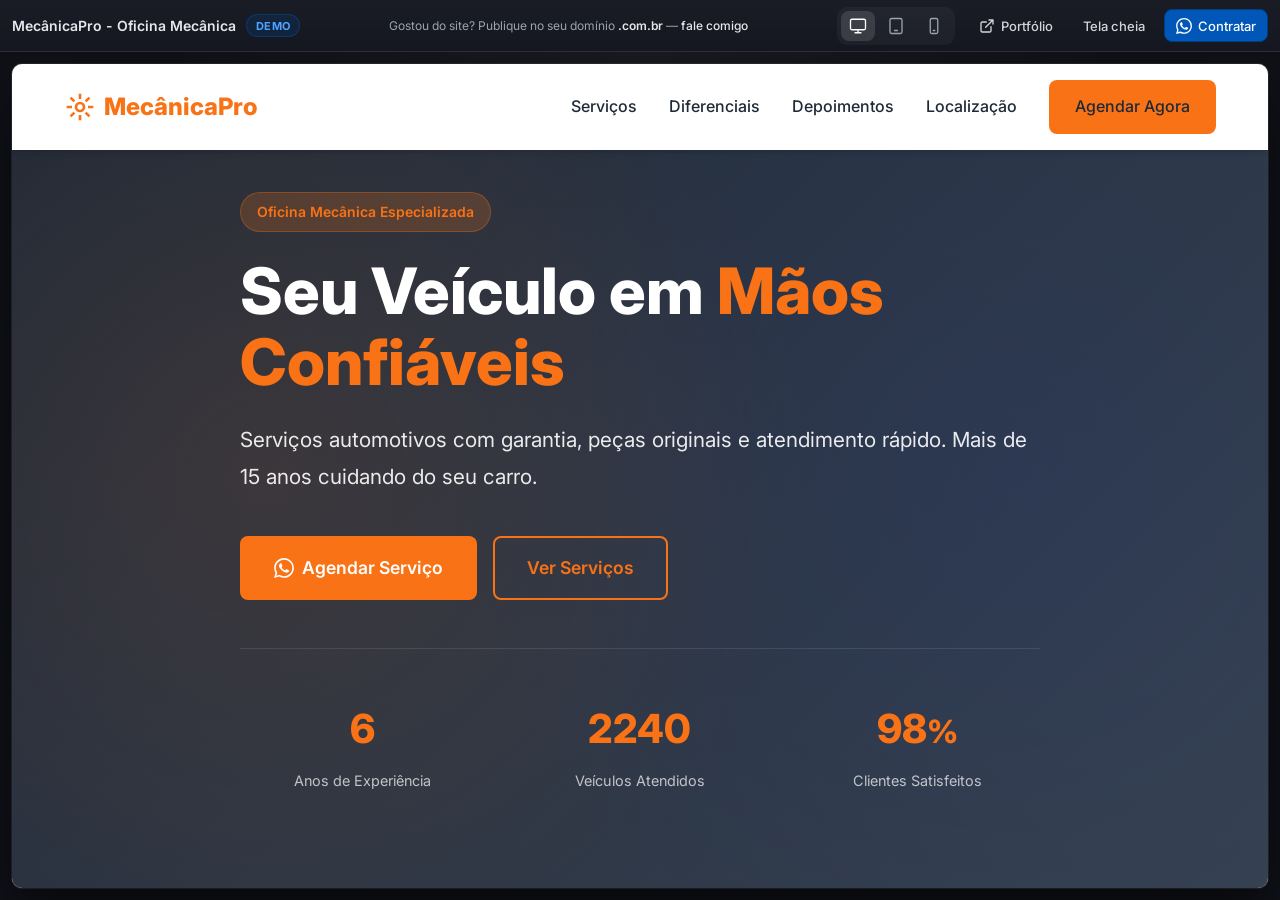
<file: index.html>
<!DOCTYPE html>
<html lang="pt-BR">
<head>
  <meta charset="UTF-8" />
  <meta name="viewport" content="width=device-width, initial-scale=1.0" />
  <title>MecânicaPro — Demo | Tiago O. de Farias</title>
  <meta name="description" content="Demonstração de landing page para oficina mecânica — concept demo desenvolvido por Tiago O. de Farias." />
  <meta name="robots" content="noindex, nofollow" />
  <link rel="preconnect" href="https://fonts.googleapis.com" />
  <link rel="preconnect" href="https://fonts.gstatic.com" crossorigin />
  <link href="https://fonts.googleapis.com/css2?family=Inter:wght@400;500;600;700&display=swap" rel="stylesheet" />
  <link rel="stylesheet" href="assets/css/preview.css" />
</head>
<body class="preview-shell">
  <header class="preview-bar">
    <div class="preview-bar__brand">
      <h1 class="preview-bar__title">MecânicaPro - Oficina Mecânica</h1>
      <span class="preview-bar__badge">Demo</span>
    </div>

    <p class="preview-bar__pitch">
      Gostou do site? Publique no seu domínio
      <span class="preview-bar__pitch-domain">.com.br</span><span class="preview-bar__pitch-sep" aria-hidden="true"> — </span><a
        href="https://wa.me/5551989030405?text=Ol%C3%A1%20Tiago!%20Vi%20a%20demo%20do%20site%20MecânicaPro%20e%20quero%20publicar%20no%20meu%20dom%C3%ADnio%20.com.br."
        target="_blank"
        rel="noopener noreferrer"
        class="preview-bar__pitch-contact"
      >fale comigo</a>
    </p>

    <div class="preview-bar__devices" role="group" aria-label="Visualização por dispositivo">
      <button type="button" class="preview-bar__device is-active" data-preview-device="desktop" aria-pressed="true" aria-label="Desktop" title="Desktop">
        <svg viewBox="0 0 24 24" fill="none" stroke="currentColor" stroke-width="1.75" aria-hidden="true">
          <rect x="2" y="3" width="20" height="14" rx="2" />
          <path d="M8 21h8M12 17v4" stroke-linecap="round" />
        </svg>
      </button>
      <button type="button" class="preview-bar__device" data-preview-device="tablet" aria-pressed="false" aria-label="Tablet" title="Tablet">
        <svg viewBox="0 0 24 24" fill="none" stroke="currentColor" stroke-width="1.75" aria-hidden="true">
          <rect x="4" y="2" width="16" height="20" rx="2" />
          <path d="M10 18h4" stroke-linecap="round" />
        </svg>
      </button>
      <button type="button" class="preview-bar__device" data-preview-device="mobile" aria-pressed="false" aria-label="Mobile" title="Mobile">
        <svg viewBox="0 0 24 24" fill="none" stroke="currentColor" stroke-width="1.75" aria-hidden="true">
          <rect x="7" y="2" width="10" height="20" rx="2" />
          <path d="M11 18h2" stroke-linecap="round" />
        </svg>
      </button>
    </div>

    <div class="preview-bar__actions">
      <a href="https://tofariasti.github.io/" target="_blank" rel="noopener noreferrer" class="preview-bar__link preview-bar__link--icon" title="Portfólio">
        <svg width="16" height="16" viewBox="0 0 24 24" fill="none" stroke="currentColor" stroke-width="2" aria-hidden="true">
          <path d="M18 13v6a2 2 0 01-2 2H5a2 2 0 01-2-2V8a2 2 0 012-2h6M15 3h6v6M10 14L21 3" stroke-linecap="round" stroke-linejoin="round" />
        </svg>
        <span>Portfólio</span>
      </a>
      <a href="site/index.html" class="preview-bar__link" title="Abrir site sem moldura">Tela cheia</a>
      <a
        href="https://wa.me/5551989030405?text=Ol%C3%A1%20Tiago!%20Vi%20a%20demo%20do%20site%20MecânicaPro%20e%20gostaria%20de%20conversar%20sobre%20um%20projeto%20similar."
        target="_blank"
        rel="noopener noreferrer"
        class="preview-bar__cta"
      >
        <svg viewBox="0 0 24 24" fill="currentColor" aria-hidden="true">
          <path d="M17.472 14.382c-.297-.149-1.758-.867-2.03-.967-.273-.099-.471-.148-.67.15-.197.297-.767.966-.94 1.164-.173.199-.347.223-.644.075-.297-.15-1.255-.463-2.39-1.475-.883-.788-1.48-1.761-1.653-2.059-.173-.297-.018-.458.13-.606.134-.133.298-.347.446-.52.149-.174.198-.298.298-.497.099-.198.05-.371-.025-.52-.075-.149-.669-1.612-.916-2.207-.242-.579-.487-.5-.669-.51-.173-.008-.371-.01-.57-.01-.198 0-.52.074-.792.372-.272.297-1.04 1.016-1.04 2.479 0 1.462 1.065 2.875 1.213 3.074.149.198 2.096 3.2 5.077 4.487.709.306 1.262.489 1.694.625.712.227 1.36.195 1.871.118.571-.085 1.758-.719 2.006-1.413.248-.694.248-1.289.173-1.413-.074-.124-.272-.198-.57-.347m-5.421 7.403h-.004a9.87 9.87 0 01-5.031-1.378l-.361-.214-3.741.982.998-3.648-.235-.374a9.86 9.86 0 01-1.51-5.26c.001-5.45 4.436-9.884 9.888-9.884 2.64 0 5.122 1.03 6.988 2.898a9.825 9.825 0 012.893 6.994c-.003 5.45-4.435 9.884-9.885 9.884m8.413-18.297A11.815 11.815 0 0012.05 0C5.495 0 .16 5.335.157 11.892c0 2.096.547 4.142 1.588 5.945L.057 24l6.305-1.654a11.882 11.882 0 005.683 1.448h.005c6.554 0 11.89-5.335 11.893-11.893a11.821 11.821 0 00-3.48-8.413z" />
        </svg>
        <span>Contratar</span>
      </a>
    </div>
  </header>

  <div class="preview-stage">
    <div class="preview-frame-wrap" id="preview-frame-wrap">
      <iframe
        id="preview-iframe"
        src="site/index.html"
        title="MecânicaPro — oficina mecânica demo"
        loading="eager"
      ></iframe>
    </div>
  </div>

  <script src="assets/js/preview.js"></script>
</body>
</html>
</file>
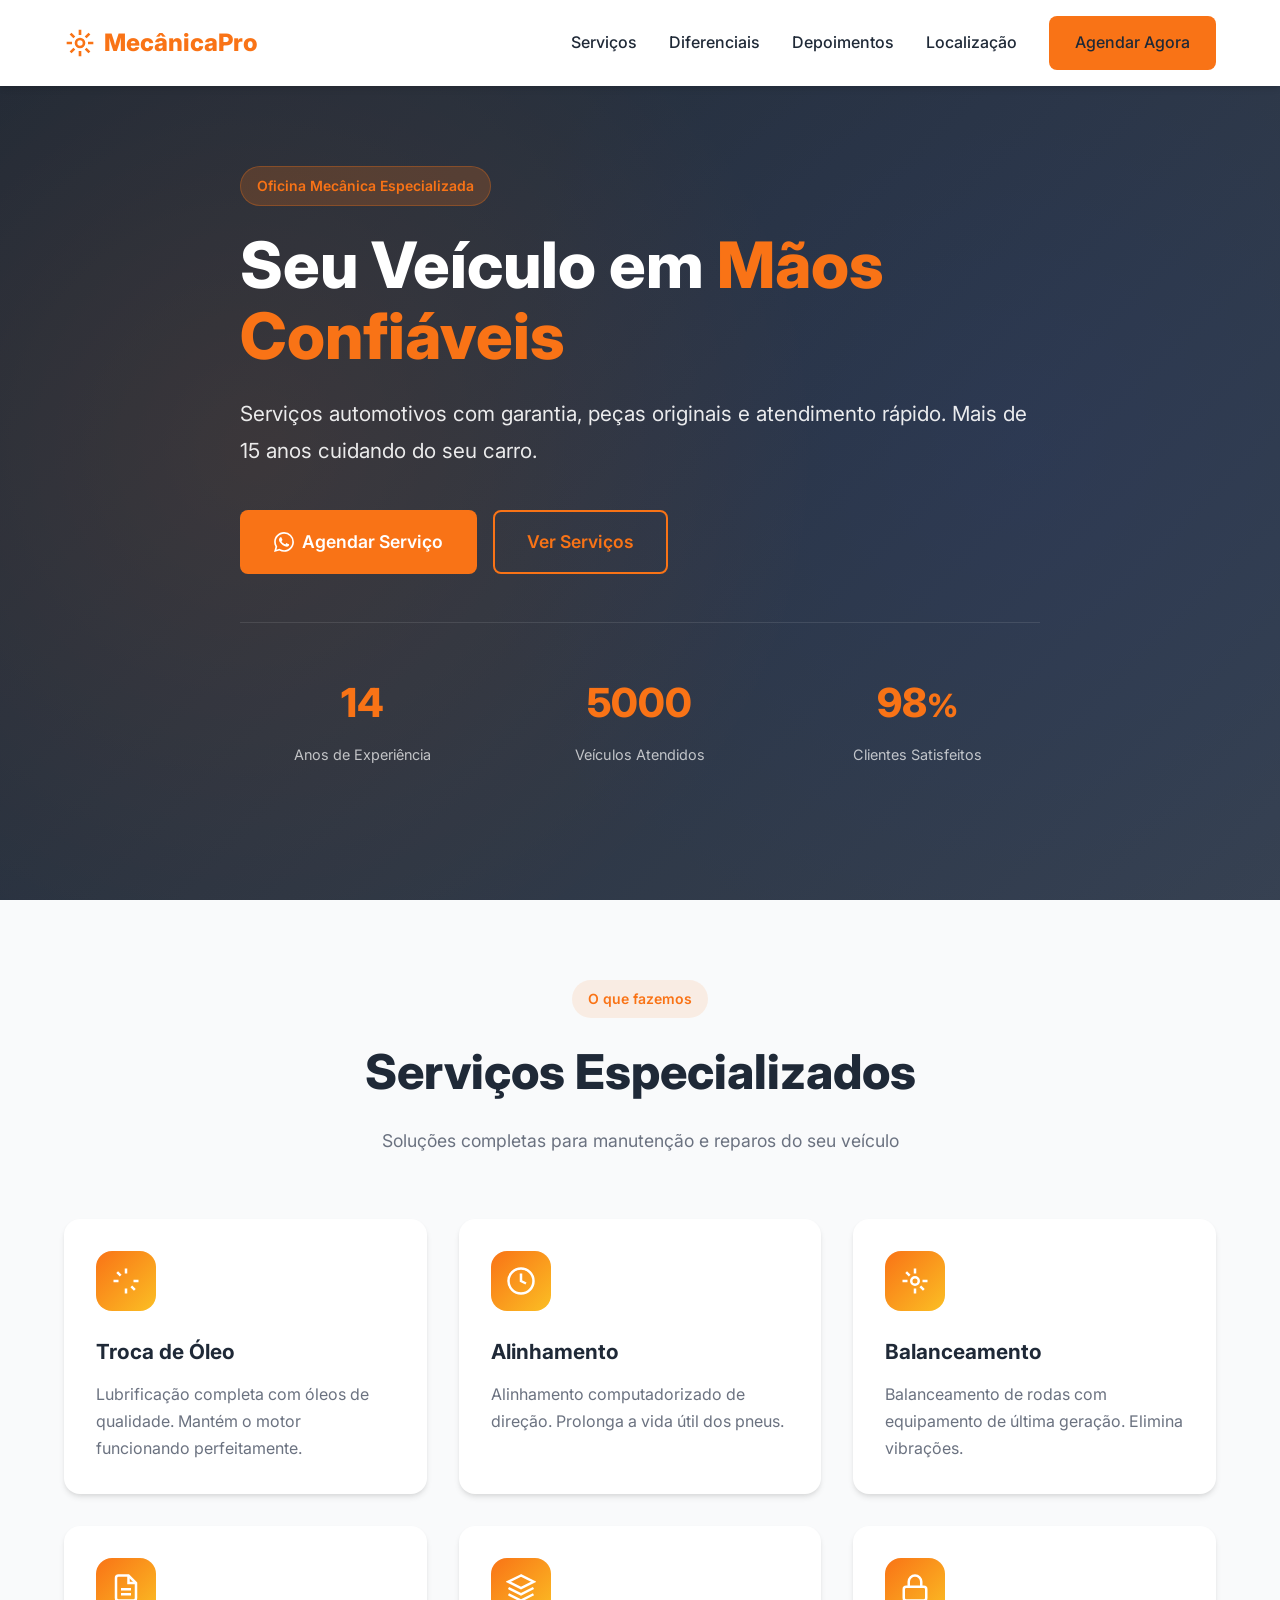
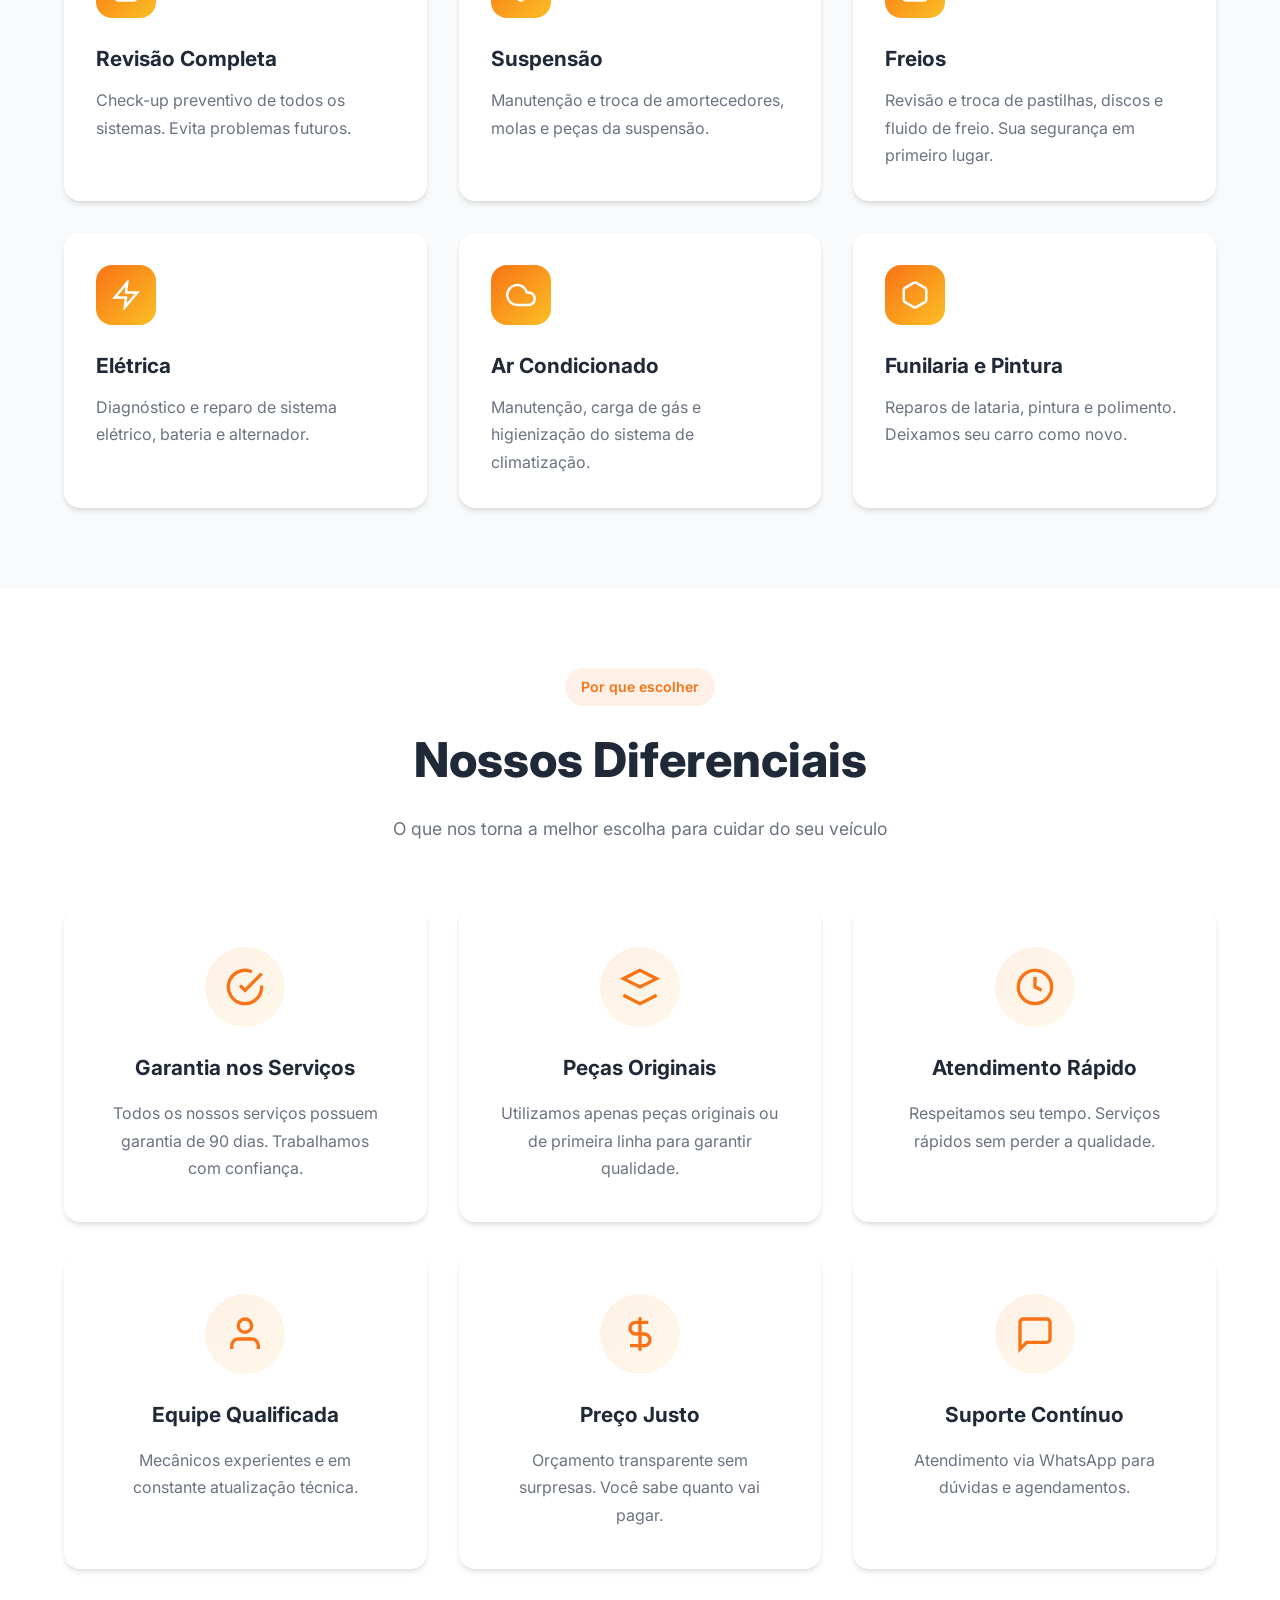
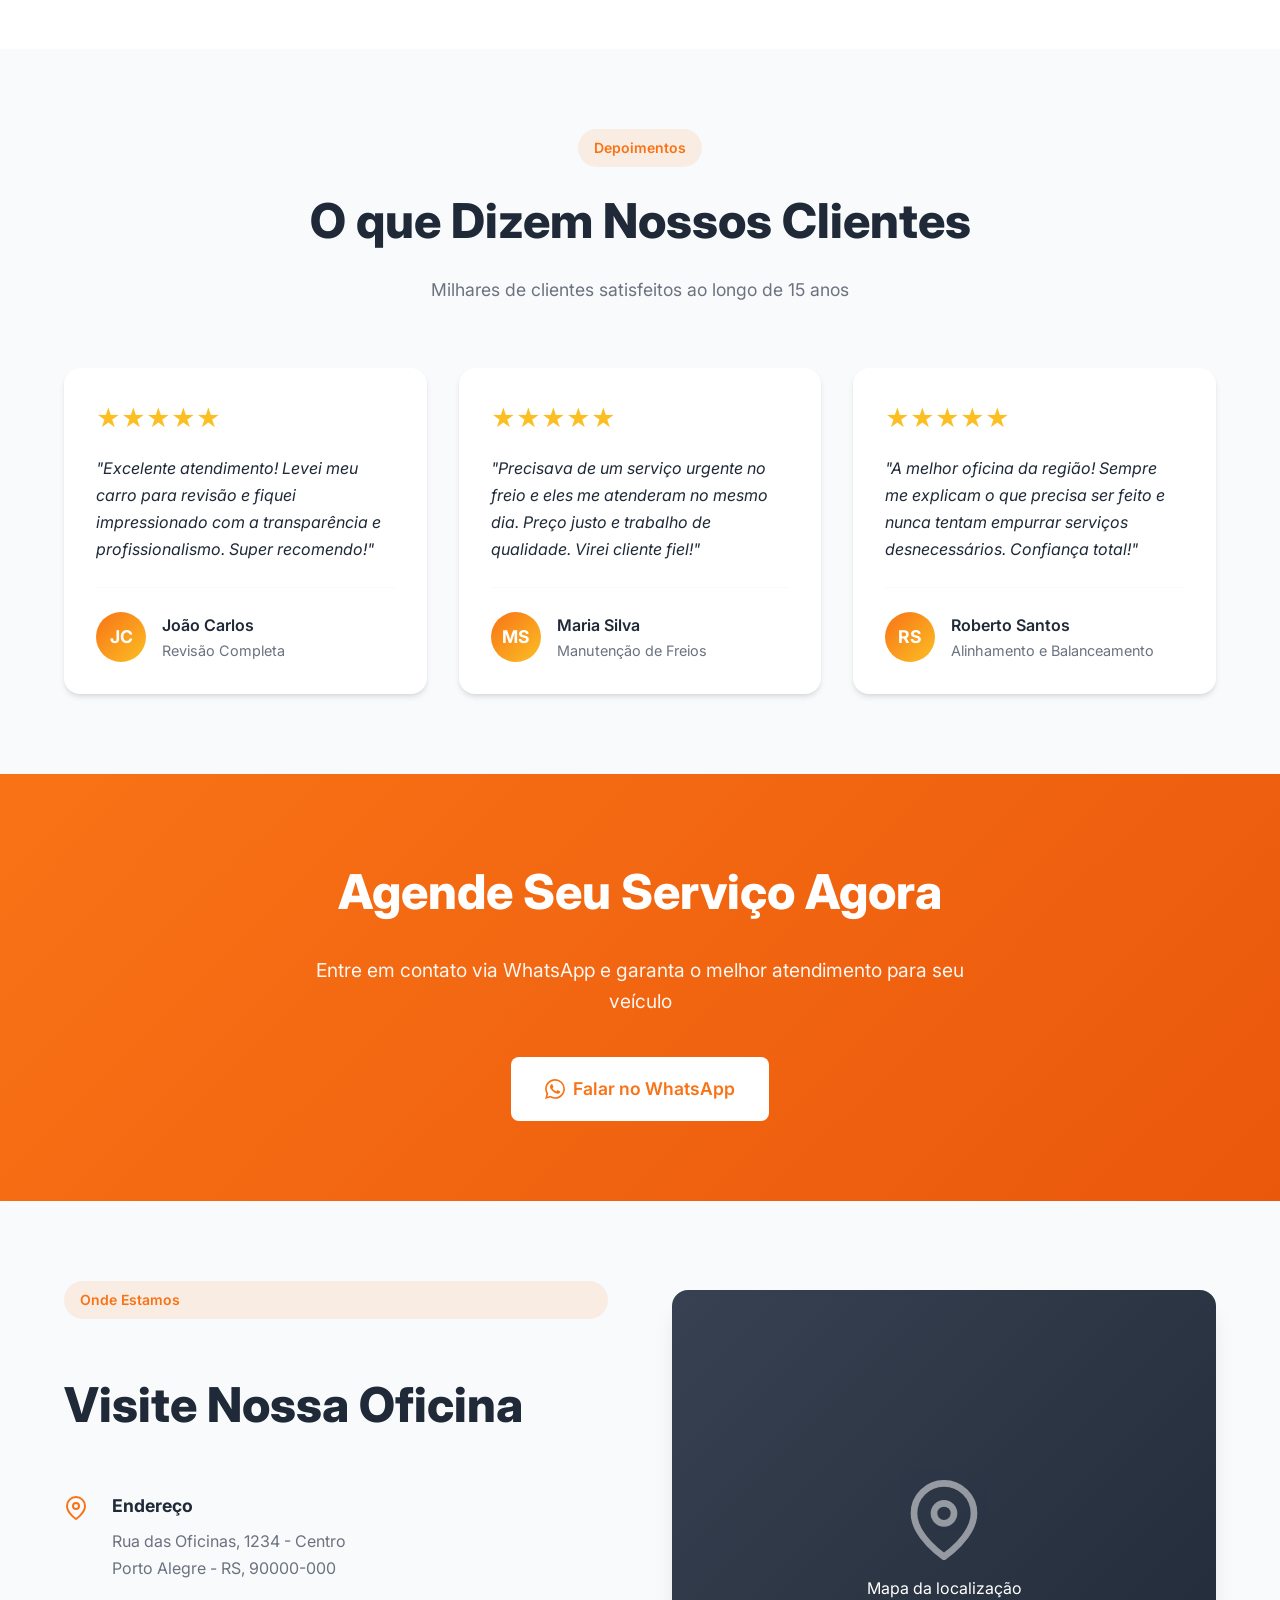
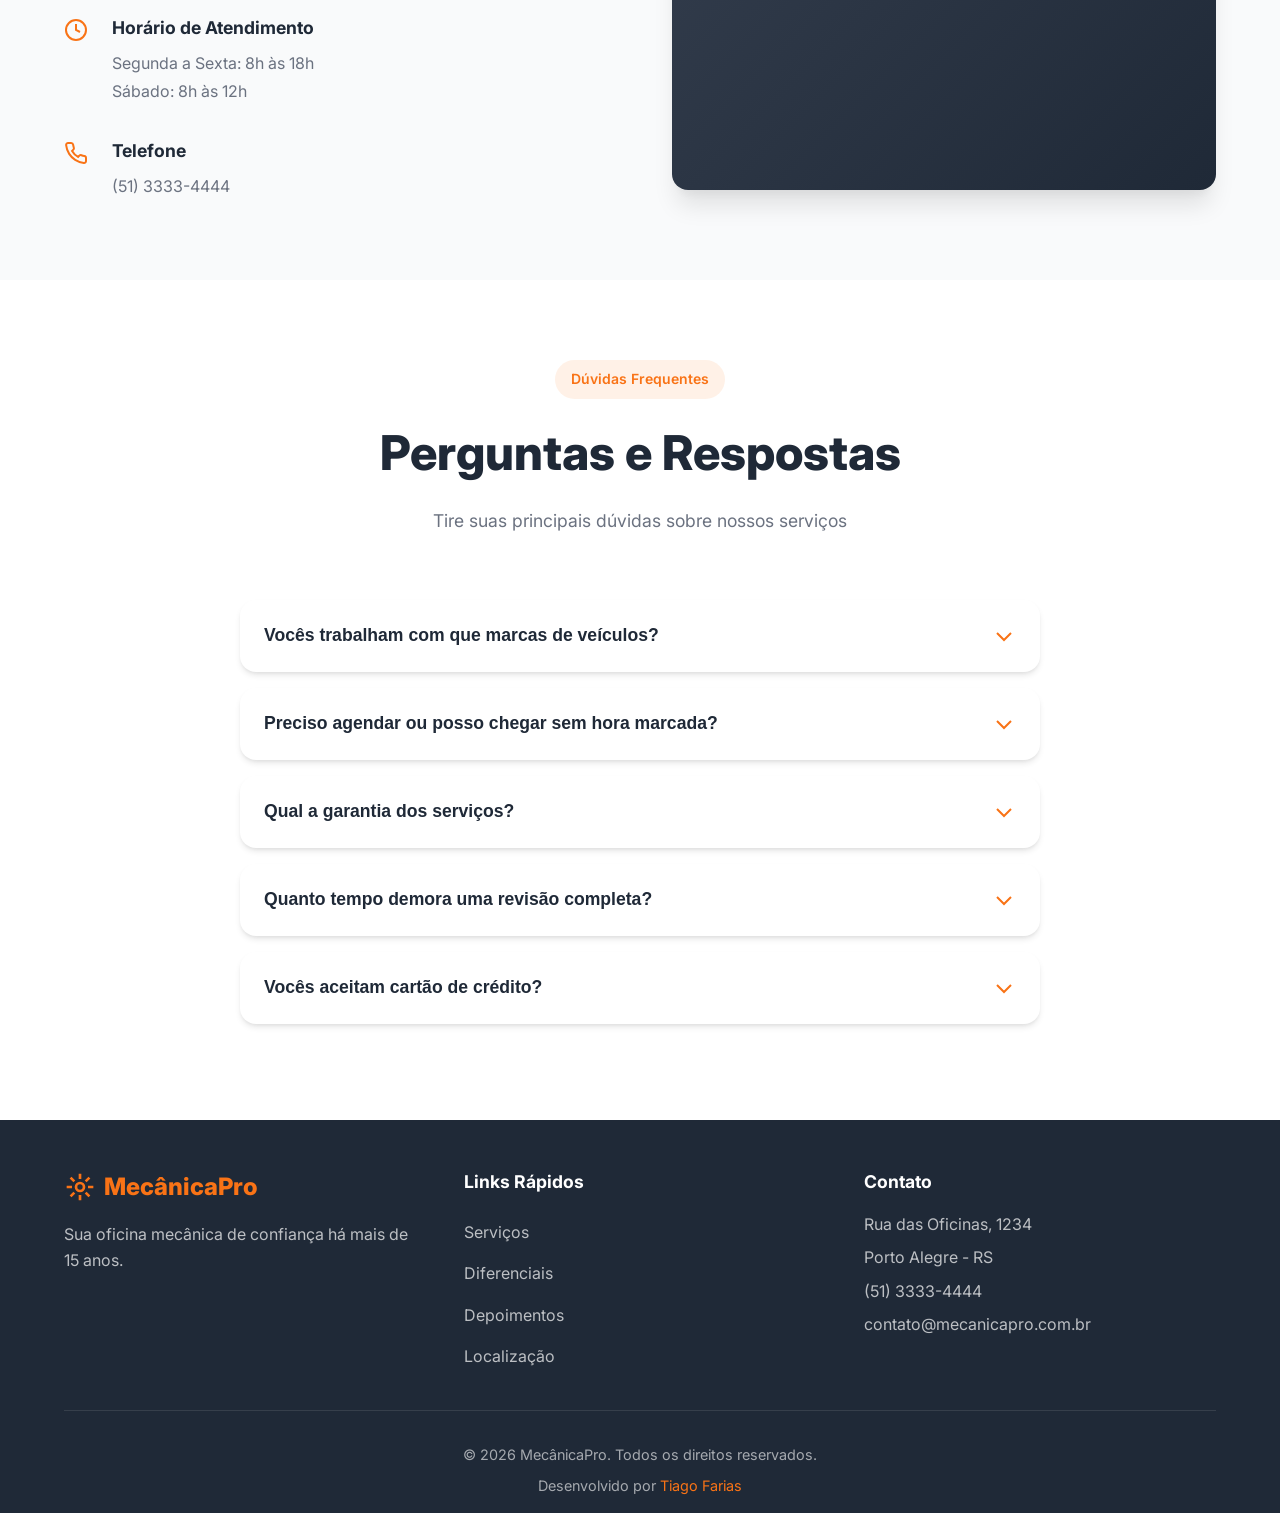
<file: site/index.html>
<!DOCTYPE html>
<html lang="pt-BR">
<head>
  <meta charset="UTF-8">
  <meta name="viewport" content="width=device-width, initial-scale=1.0">
  <title>MecânicaPro - Sua Oficina Mecânica de Confiança</title>
  <meta name="description" content="Serviços automotivos especializados com garantia e peças originais. Troca de óleo, alinhamento, balanceamento, funilaria e mais. Agende pelo WhatsApp!">
  <meta name="robots" content="noindex, nofollow">
  <link rel="preconnect" href="https://fonts.googleapis.com">
  <link rel="preconnect" href="https://fonts.gstatic.com" crossorigin>
  <link href="https://fonts.googleapis.com/css2?family=Inter:wght@400;500;600;700;800&display=swap" rel="stylesheet">
  <link rel="stylesheet" href="https://unpkg.com/aos@2.3.4/dist/aos.css">
  <link rel="stylesheet" href="assets/css/styles.css">
</head>
<body>
  <a href="#" class="whatsapp-float" aria-label="Agendar no WhatsApp" id="whatsapp-float">
    <svg viewBox="0 0 24 24" fill="currentColor">
      <path d="M17.472 14.382c-.297-.149-1.758-.867-2.03-.967-.273-.099-.471-.148-.67.15-.197.297-.767.966-.94 1.164-.173.199-.347.223-.644.075-.297-.15-1.255-.463-2.39-1.475-.883-.788-1.48-1.761-1.653-2.059-.173-.297-.018-.458.13-.606.134-.133.298-.347.446-.52.149-.174.198-.298.298-.497.099-.198.05-.371-.025-.52-.075-.149-.669-1.612-.916-2.207-.242-.579-.487-.5-.669-.51-.173-.008-.371-.01-.57-.01-.198 0-.52.074-.792.372-.272.297-1.04 1.016-1.04 2.479 0 1.462 1.065 2.875 1.213 3.074.149.198 2.096 3.2 5.077 4.487.709.306 1.262.489 1.694.625.712.227 1.36.195 1.871.118.571-.085 1.758-.719 2.006-1.413.248-.694.248-1.289.173-1.413-.074-.124-.272-.198-.57-.347m-5.421 7.403h-.004a9.87 9.87 0 01-5.031-1.378l-.361-.214-3.741.982.998-3.648-.235-.374a9.86 9.86 0 01-1.51-5.26c.001-5.45 4.436-9.884 9.888-9.884 2.64 0 5.122 1.03 6.988 2.898a9.825 9.825 0 012.893 6.994c-.003 5.45-4.435 9.884-9.885 9.884m8.413-18.297A11.815 11.815 0 0012.05 0C5.495 0 .16 5.335.157 11.892c0 2.096.547 4.142 1.588 5.945L.057 24l6.305-1.654a11.882 11.882 0 005.683 1.448h.005c6.554 0 11.89-5.335 11.893-11.893a11.821 11.821 0 00-3.48-8.413z"/>
    </svg>
  </a>

  <header class="header">
    <div class="container">
      <nav class="nav">
        <a href="#" class="logo">
          <svg viewBox="0 0 24 24" fill="none" stroke="currentColor" stroke-width="2">
            <path d="M12 2v4m0 12v4M4.93 4.93l2.83 2.83m8.48 8.48l2.83 2.83M2 12h4m12 0h4M4.93 19.07l2.83-2.83m8.48-8.48l2.83-2.83"/>
            <circle cx="12" cy="12" r="3"/>
          </svg>
          MecânicaPro
        </a>
        <button class="menu-toggle" aria-label="Menu" id="menu-toggle">
          <span></span>
          <span></span>
          <span></span>
        </button>
        <ul class="nav-menu" id="nav-menu">
          <li><a href="#servicos">Serviços</a></li>
          <li><a href="#diferenciais">Diferenciais</a></li>
          <li><a href="#depoimentos">Depoimentos</a></li>
          <li><a href="#localizacao">Localização</a></li>
          <li><a href="#contato" class="btn btn-primary">Agendar Agora</a></li>
        </ul>
      </nav>
    </div>
  </header>

  <section class="hero">
    <div class="hero-bg"></div>
    <div class="container">
      <div class="hero-content" data-aos="fade-up">
        <span class="hero-badge">Oficina Mecânica Especializada</span>
        <h1 class="hero-title">
          Seu Veículo em <span class="highlight">Mãos Confiáveis</span>
        </h1>
        <p class="hero-subtitle">
          Serviços automotivos com garantia, peças originais e atendimento rápido. 
          Mais de 15 anos cuidando do seu carro.
        </p>
        <div class="hero-cta">
          <a href="#" class="btn btn-primary btn-lg" id="hero-cta">
            <svg viewBox="0 0 24 24" fill="currentColor">
              <path d="M17.472 14.382c-.297-.149-1.758-.867-2.03-.967-.273-.099-.471-.148-.67.15-.197.297-.767.966-.94 1.164-.173.199-.347.223-.644.075-.297-.15-1.255-.463-2.39-1.475-.883-.788-1.48-1.761-1.653-2.059-.173-.297-.018-.458.13-.606.134-.133.298-.347.446-.52.149-.174.198-.298.298-.497.099-.198.05-.371-.025-.52-.075-.149-.669-1.612-.916-2.207-.242-.579-.487-.5-.669-.51-.173-.008-.371-.01-.57-.01-.198 0-.52.074-.792.372-.272.297-1.04 1.016-1.04 2.479 0 1.462 1.065 2.875 1.213 3.074.149.198 2.096 3.2 5.077 4.487.709.306 1.262.489 1.694.625.712.227 1.36.195 1.871.118.571-.085 1.758-.719 2.006-1.413.248-.694.248-1.289.173-1.413-.074-.124-.272-.198-.57-.347m-5.421 7.403h-.004a9.87 9.87 0 01-5.031-1.378l-.361-.214-3.741.982.998-3.648-.235-.374a9.86 9.86 0 01-1.51-5.26c.001-5.45 4.436-9.884 9.888-9.884 2.64 0 5.122 1.03 6.988 2.898a9.825 9.825 0 012.893 6.994c-.003 5.45-4.435 9.884-9.885 9.884m8.413-18.297A11.815 11.815 0 0012.05 0C5.495 0 .16 5.335.157 11.892c0 2.096.547 4.142 1.588 5.945L.057 24l6.305-1.654a11.882 11.882 0 005.683 1.448h.005c6.554 0 11.89-5.335 11.893-11.893a11.821 11.821 0 00-3.48-8.413z"/>
            </svg>
            Agendar Serviço
          </a>
          <a href="#servicos" class="btn btn-outline btn-lg">Ver Serviços</a>
        </div>
        <div class="hero-stats">
          <div class="stat" data-aos="fade-up" data-aos-delay="100">
            <span class="stat-number" data-count="15">0</span>
            <span class="stat-label">Anos de Experiência</span>
          </div>
          <div class="stat" data-aos="fade-up" data-aos-delay="200">
            <span class="stat-number" data-count="5000">0</span>
            <span class="stat-label">Veículos Atendidos</span>
          </div>
          <div class="stat" data-aos="fade-up" data-aos-delay="300">
            <span class="stat-number">98<span class="percent">%</span></span>
            <span class="stat-label">Clientes Satisfeitos</span>
          </div>
        </div>
      </div>
    </div>
  </section>

  <section id="servicos" class="services">
    <div class="container">
      <div class="section-header" data-aos="fade-up">
        <span class="section-badge">O que fazemos</span>
        <h2 class="section-title">Serviços Especializados</h2>
        <p class="section-subtitle">Soluções completas para manutenção e reparos do seu veículo</p>
      </div>
      <div class="services-grid">
        <div class="service-card" data-aos="fade-up" data-aos-delay="0">
          <div class="service-icon">
            <svg viewBox="0 0 24 24" fill="none" stroke="currentColor" stroke-width="2">
              <path d="M12 2v4M12 18v4M4.93 4.93l2.83 2.83m8.48 8.48l2.83 2.83M2 12h4m12 0h4"/>
            </svg>
          </div>
          <h3>Troca de Óleo</h3>
          <p>Lubrificação completa com óleos de qualidade. Mantém o motor funcionando perfeitamente.</p>
        </div>
        <div class="service-card" data-aos="fade-up" data-aos-delay="100">
          <div class="service-icon">
            <svg viewBox="0 0 24 24" fill="none" stroke="currentColor" stroke-width="2">
              <circle cx="12" cy="12" r="10"/>
              <path d="M12 6v6l4 2"/>
            </svg>
          </div>
          <h3>Alinhamento</h3>
          <p>Alinhamento computadorizado de direção. Prolonga a vida útil dos pneus.</p>
        </div>
        <div class="service-card" data-aos="fade-up" data-aos-delay="200">
          <div class="service-icon">
            <svg viewBox="0 0 24 24" fill="none" stroke="currentColor" stroke-width="2">
              <circle cx="12" cy="12" r="3"/>
              <path d="M12 2v4m0 12v4M4.93 4.93l2.83 2.83m8.48 8.48l2.83 2.83M2 12h4m12 0h4"/>
            </svg>
          </div>
          <h3>Balanceamento</h3>
          <p>Balanceamento de rodas com equipamento de última geração. Elimina vibrações.</p>
        </div>
        <div class="service-card" data-aos="fade-up" data-aos-delay="0">
          <div class="service-icon">
            <svg viewBox="0 0 24 24" fill="none" stroke="currentColor" stroke-width="2">
              <path d="M14 2H6a2 2 0 00-2 2v16a2 2 0 002 2h12a2 2 0 002-2V8z"/>
              <path d="M14 2v6h6M16 13H8m8 4H8"/>
            </svg>
          </div>
          <h3>Revisão Completa</h3>
          <p>Check-up preventivo de todos os sistemas. Evita problemas futuros.</p>
        </div>
        <div class="service-card" data-aos="fade-up" data-aos-delay="100">
          <div class="service-icon">
            <svg viewBox="0 0 24 24" fill="none" stroke="currentColor" stroke-width="2">
              <path d="M12 2L2 7l10 5 10-5-10-5z"/>
              <path d="M2 17l10 5 10-5M2 12l10 5 10-5"/>
            </svg>
          </div>
          <h3>Suspensão</h3>
          <p>Manutenção e troca de amortecedores, molas e peças da suspensão.</p>
        </div>
        <div class="service-card" data-aos="fade-up" data-aos-delay="200">
          <div class="service-icon">
            <svg viewBox="0 0 24 24" fill="none" stroke="currentColor" stroke-width="2">
              <rect x="3" y="11" width="18" height="11" rx="2" ry="2"/>
              <path d="M7 11V7a5 5 0 0110 0v4"/>
            </svg>
          </div>
          <h3>Freios</h3>
          <p>Revisão e troca de pastilhas, discos e fluido de freio. Sua segurança em primeiro lugar.</p>
        </div>
        <div class="service-card" data-aos="fade-up" data-aos-delay="0">
          <div class="service-icon">
            <svg viewBox="0 0 24 24" fill="none" stroke="currentColor" stroke-width="2">
              <path d="M13 2L3 14h9l-1 8 10-12h-9l1-8z"/>
            </svg>
          </div>
          <h3>Elétrica</h3>
          <p>Diagnóstico e reparo de sistema elétrico, bateria e alternador.</p>
        </div>
        <div class="service-card" data-aos="fade-up" data-aos-delay="100">
          <div class="service-icon">
            <svg viewBox="0 0 24 24" fill="none" stroke="currentColor" stroke-width="2">
              <path d="M18 10h-1.26A8 8 0 109 20h9a5 5 0 000-10z"/>
            </svg>
          </div>
          <h3>Ar Condicionado</h3>
          <p>Manutenção, carga de gás e higienização do sistema de climatização.</p>
        </div>
        <div class="service-card" data-aos="fade-up" data-aos-delay="200">
          <div class="service-icon">
            <svg viewBox="0 0 24 24" fill="none" stroke="currentColor" stroke-width="2">
              <path d="M21 16V8a2 2 0 00-1-1.73l-7-4a2 2 0 00-2 0l-7 4A2 2 0 003 8v8a2 2 0 001 1.73l7 4a2 2 0 002 0l7-4A2 2 0 0021 16z"/>
            </svg>
          </div>
          <h3>Funilaria e Pintura</h3>
          <p>Reparos de lataria, pintura e polimento. Deixamos seu carro como novo.</p>
        </div>
      </div>
    </div>
  </section>

  <section id="diferenciais" class="features">
    <div class="container">
      <div class="section-header" data-aos="fade-up">
        <span class="section-badge">Por que escolher</span>
        <h2 class="section-title">Nossos Diferenciais</h2>
        <p class="section-subtitle">O que nos torna a melhor escolha para cuidar do seu veículo</p>
      </div>
      <div class="features-grid">
        <div class="feature-card" data-aos="zoom-in" data-aos-delay="0">
          <div class="feature-icon">
            <svg viewBox="0 0 24 24" fill="none" stroke="currentColor" stroke-width="2">
              <path d="M22 11.08V12a10 10 0 11-5.93-9.14"/>
              <path d="M22 4L12 14.01l-3-3"/>
            </svg>
          </div>
          <h3>Garantia nos Serviços</h3>
          <p>Todos os nossos serviços possuem garantia de 90 dias. Trabalhamos com confiança.</p>
        </div>
        <div class="feature-card" data-aos="zoom-in" data-aos-delay="100">
          <div class="feature-icon">
            <svg viewBox="0 0 24 24" fill="none" stroke="currentColor" stroke-width="2">
              <path d="M12 2L2 7l10 5 10-5-10-5z"/>
              <path d="M2 17l10 5 10-5"/>
            </svg>
          </div>
          <h3>Peças Originais</h3>
          <p>Utilizamos apenas peças originais ou de primeira linha para garantir qualidade.</p>
        </div>
        <div class="feature-card" data-aos="zoom-in" data-aos-delay="200">
          <div class="feature-icon">
            <svg viewBox="0 0 24 24" fill="none" stroke="currentColor" stroke-width="2">
              <circle cx="12" cy="12" r="10"/>
              <path d="M12 6v6l4 2"/>
            </svg>
          </div>
          <h3>Atendimento Rápido</h3>
          <p>Respeitamos seu tempo. Serviços rápidos sem perder a qualidade.</p>
        </div>
        <div class="feature-card" data-aos="zoom-in" data-aos-delay="0">
          <div class="feature-icon">
            <svg viewBox="0 0 24 24" fill="none" stroke="currentColor" stroke-width="2">
              <path d="M20 21v-2a4 4 0 00-4-4H8a4 4 0 00-4 4v2"/>
              <circle cx="12" cy="7" r="4"/>
            </svg>
          </div>
          <h3>Equipe Qualificada</h3>
          <p>Mecânicos experientes e em constante atualização técnica.</p>
        </div>
        <div class="feature-card" data-aos="zoom-in" data-aos-delay="100">
          <div class="feature-icon">
            <svg viewBox="0 0 24 24" fill="none" stroke="currentColor" stroke-width="2">
              <path d="M12 2v20M17 5H9.5a3.5 3.5 0 000 7h5a3.5 3.5 0 010 7H6"/>
            </svg>
          </div>
          <h3>Preço Justo</h3>
          <p>Orçamento transparente sem surpresas. Você sabe quanto vai pagar.</p>
        </div>
        <div class="feature-card" data-aos="zoom-in" data-aos-delay="200">
          <div class="feature-icon">
            <svg viewBox="0 0 24 24" fill="none" stroke="currentColor" stroke-width="2">
              <path d="M21 15a2 2 0 01-2 2H7l-4 4V5a2 2 0 012-2h14a2 2 0 012 2z"/>
            </svg>
          </div>
          <h3>Suporte Contínuo</h3>
          <p>Atendimento via WhatsApp para dúvidas e agendamentos.</p>
        </div>
      </div>
    </div>
  </section>

  <section id="depoimentos" class="testimonials">
    <div class="container">
      <div class="section-header" data-aos="fade-up">
        <span class="section-badge">Depoimentos</span>
        <h2 class="section-title">O que Dizem Nossos Clientes</h2>
        <p class="section-subtitle">Milhares de clientes satisfeitos ao longo de 15 anos</p>
      </div>
      <div class="testimonials-grid">
        <div class="testimonial-card" data-aos="fade-up" data-aos-delay="0">
          <div class="testimonial-stars">
            ★★★★★
          </div>
          <p class="testimonial-text">"Excelente atendimento! Levei meu carro para revisão e fiquei impressionado com a transparência e profissionalismo. Super recomendo!"</p>
          <div class="testimonial-author">
            <div class="author-avatar">JC</div>
            <div>
              <div class="author-name">João Carlos</div>
              <div class="author-service">Revisão Completa</div>
            </div>
          </div>
        </div>
        <div class="testimonial-card" data-aos="fade-up" data-aos-delay="100">
          <div class="testimonial-stars">
            ★★★★★
          </div>
          <p class="testimonial-text">"Precisava de um serviço urgente no freio e eles me atenderam no mesmo dia. Preço justo e trabalho de qualidade. Virei cliente fiel!"</p>
          <div class="testimonial-author">
            <div class="author-avatar">MS</div>
            <div>
              <div class="author-name">Maria Silva</div>
              <div class="author-service">Manutenção de Freios</div>
            </div>
          </div>
        </div>
        <div class="testimonial-card" data-aos="fade-up" data-aos-delay="200">
          <div class="testimonial-stars">
            ★★★★★
          </div>
          <p class="testimonial-text">"A melhor oficina da região! Sempre me explicam o que precisa ser feito e nunca tentam empurrar serviços desnecessários. Confiança total!"</p>
          <div class="testimonial-author">
            <div class="author-avatar">RS</div>
            <div>
              <div class="author-name">Roberto Santos</div>
              <div class="author-service">Alinhamento e Balanceamento</div>
            </div>
          </div>
        </div>
      </div>
    </div>
  </section>

  <section id="contato" class="cta-section">
    <div class="container">
      <div class="cta-content" data-aos="zoom-in">
        <h2 class="cta-title">Agende Seu Serviço Agora</h2>
        <p class="cta-text">Entre em contato via WhatsApp e garanta o melhor atendimento para seu veículo</p>
        <a href="#" class="btn btn-primary btn-lg" id="cta-button">
          <svg viewBox="0 0 24 24" fill="currentColor">
            <path d="M17.472 14.382c-.297-.149-1.758-.867-2.03-.967-.273-.099-.471-.148-.67.15-.197.297-.767.966-.94 1.164-.173.199-.347.223-.644.075-.297-.15-1.255-.463-2.39-1.475-.883-.788-1.48-1.761-1.653-2.059-.173-.297-.018-.458.13-.606.134-.133.298-.347.446-.52.149-.174.198-.298.298-.497.099-.198.05-.371-.025-.52-.075-.149-.669-1.612-.916-2.207-.242-.579-.487-.5-.669-.51-.173-.008-.371-.01-.57-.01-.198 0-.52.074-.792.372-.272.297-1.04 1.016-1.04 2.479 0 1.462 1.065 2.875 1.213 3.074.149.198 2.096 3.2 5.077 4.487.709.306 1.262.489 1.694.625.712.227 1.36.195 1.871.118.571-.085 1.758-.719 2.006-1.413.248-.694.248-1.289.173-1.413-.074-.124-.272-.198-.57-.347m-5.421 7.403h-.004a9.87 9.87 0 01-5.031-1.378l-.361-.214-3.741.982.998-3.648-.235-.374a9.86 9.86 0 01-1.51-5.26c.001-5.45 4.436-9.884 9.888-9.884 2.64 0 5.122 1.03 6.988 2.898a9.825 9.825 0 012.893 6.994c-.003 5.45-4.435 9.884-9.885 9.884m8.413-18.297A11.815 11.815 0 0012.05 0C5.495 0 .16 5.335.157 11.892c0 2.096.547 4.142 1.588 5.945L.057 24l6.305-1.654a11.882 11.882 0 005.683 1.448h.005c6.554 0 11.89-5.335 11.893-11.893a11.821 11.821 0 00-3.48-8.413z"/>
          </svg>
          Falar no WhatsApp
        </a>
      </div>
    </div>
  </section>

  <section id="localizacao" class="location">
    <div class="container">
      <div class="location-content">
        <div class="location-info" data-aos="fade-right">
          <span class="section-badge">Onde Estamos</span>
          <h2 class="section-title">Visite Nossa Oficina</h2>
          <div class="info-item">
            <svg viewBox="0 0 24 24" fill="none" stroke="currentColor" stroke-width="2">
              <path d="M21 10c0 7-9 13-9 13s-9-6-9-13a9 9 0 0118 0z"/>
              <circle cx="12" cy="10" r="3"/>
            </svg>
            <div>
              <strong>Endereço</strong>
              <p>Rua das Oficinas, 1234 - Centro<br>Porto Alegre - RS, 90000-000</p>
            </div>
          </div>
          <div class="info-item">
            <svg viewBox="0 0 24 24" fill="none" stroke="currentColor" stroke-width="2">
              <circle cx="12" cy="12" r="10"/>
              <path d="M12 6v6l4 2"/>
            </svg>
            <div>
              <strong>Horário de Atendimento</strong>
              <p>Segunda a Sexta: 8h às 18h<br>Sábado: 8h às 12h</p>
            </div>
          </div>
          <div class="info-item">
            <svg viewBox="0 0 24 24" fill="none" stroke="currentColor" stroke-width="2">
              <path d="M22 16.92v3a2 2 0 01-2.18 2 19.79 19.79 0 01-8.63-3.07 19.5 19.5 0 01-6-6 19.79 19.79 0 01-3.07-8.67A2 2 0 014.11 2h3a2 2 0 012 1.72 12.84 12.84 0 00.7 2.81 2 2 0 01-.45 2.11L8.09 9.91a16 16 0 006 6l1.27-1.27a2 2 0 012.11-.45 12.84 12.84 0 002.81.7A2 2 0 0122 16.92z"/>
            </svg>
            <div>
              <strong>Telefone</strong>
              <p>(51) 3333-4444</p>
            </div>
          </div>
        </div>
        <div class="location-map" data-aos="fade-left">
          <div class="map-placeholder">
            <svg viewBox="0 0 24 24" fill="none" stroke="currentColor" stroke-width="2">
              <path d="M21 10c0 7-9 13-9 13s-9-6-9-13a9 9 0 0118 0z"/>
              <circle cx="12" cy="10" r="3"/>
            </svg>
            <p>Mapa da localização</p>
          </div>
        </div>
      </div>
    </div>
  </section>

  <section class="faq">
    <div class="container">
      <div class="section-header" data-aos="fade-up">
        <span class="section-badge">Dúvidas Frequentes</span>
        <h2 class="section-title">Perguntas e Respostas</h2>
        <p class="section-subtitle">Tire suas principais dúvidas sobre nossos serviços</p>
      </div>
      <div class="faq-list">
        <div class="faq-item" data-aos="fade-up" data-aos-delay="0">
          <button class="faq-question">
            <span>Vocês trabalham com que marcas de veículos?</span>
            <svg viewBox="0 0 24 24" fill="none" stroke="currentColor" stroke-width="2">
              <path d="M19 9l-7 7-7-7"/>
            </svg>
          </button>
          <div class="faq-answer">
            <p>Atendemos todas as marcas nacionais e importadas. Nossa equipe possui experiência com Fiat, Volkswagen, Chevrolet, Ford, Toyota, Honda, Hyundai, Renault e muitas outras.</p>
          </div>
        </div>
        <div class="faq-item" data-aos="fade-up" data-aos-delay="100">
          <button class="faq-question">
            <span>Preciso agendar ou posso chegar sem hora marcada?</span>
            <svg viewBox="0 0 24 24" fill="none" stroke="currentColor" stroke-width="2">
              <path d="M19 9l-7 7-7-7"/>
            </svg>
          </button>
          <div class="faq-answer">
            <p>Recomendamos o agendamento via WhatsApp para garantir atendimento prioritário. Mas também aceitamos clientes sem agendamento, sujeito à disponibilidade da equipe.</p>
          </div>
        </div>
        <div class="faq-item" data-aos="fade-up" data-aos-delay="200">
          <button class="faq-question">
            <span>Qual a garantia dos serviços?</span>
            <svg viewBox="0 0 24 24" fill="none" stroke="currentColor" stroke-width="2">
              <path d="M19 9l-7 7-7-7"/>
            </svg>
          </button>
          <div class="faq-answer">
            <p>Oferecemos garantia de 90 dias para todos os serviços realizados em nossa oficina. As peças originais seguem a garantia do fabricante.</p>
          </div>
        </div>
        <div class="faq-item" data-aos="fade-up" data-aos-delay="0">
          <button class="faq-question">
            <span>Quanto tempo demora uma revisão completa?</span>
            <svg viewBox="0 0 24 24" fill="none" stroke="currentColor" stroke-width="2">
              <path d="M19 9l-7 7-7-7"/>
            </svg>
          </button>
          <div class="faq-answer">
            <p>Uma revisão completa geralmente leva entre 2 a 4 horas, dependendo do modelo do veículo e dos itens a serem verificados. Informamos o prazo exato durante o orçamento.</p>
          </div>
        </div>
        <div class="faq-item" data-aos="fade-up" data-aos-delay="100">
          <button class="faq-question">
            <span>Vocês aceitam cartão de crédito?</span>
            <svg viewBox="0 0 24 24" fill="none" stroke="currentColor" stroke-width="2">
              <path d="M19 9l-7 7-7-7"/>
            </svg>
          </button>
          <div class="faq-answer">
            <p>Sim! Aceitamos todas as bandeiras de cartão de crédito e débito, além de PIX, dinheiro e transferência bancária.</p>
          </div>
        </div>
      </div>
    </div>
  </section>

  <footer class="footer">
    <div class="container">
      <div class="footer-content">
        <div class="footer-brand">
          <a href="#" class="logo">
            <svg viewBox="0 0 24 24" fill="none" stroke="currentColor" stroke-width="2">
              <path d="M12 2v4m0 12v4M4.93 4.93l2.83 2.83m8.48 8.48l2.83 2.83M2 12h4m12 0h4M4.93 19.07l2.83-2.83m8.48-8.48l2.83-2.83"/>
              <circle cx="12" cy="12" r="3"/>
            </svg>
            MecânicaPro
          </a>
          <p>Sua oficina mecânica de confiança há mais de 15 anos.</p>
        </div>
        <div class="footer-links">
          <h4>Links Rápidos</h4>
          <ul>
            <li><a href="#servicos">Serviços</a></li>
            <li><a href="#diferenciais">Diferenciais</a></li>
            <li><a href="#depoimentos">Depoimentos</a></li>
            <li><a href="#localizacao">Localização</a></li>
          </ul>
        </div>
        <div class="footer-contact">
          <h4>Contato</h4>
          <p>Rua das Oficinas, 1234</p>
          <p>Porto Alegre - RS</p>
          <p>(51) 3333-4444</p>
          <p>contato@mecanicapro.com.br</p>
        </div>
      </div>
      <div class="footer-bottom">
        <p>&copy; 2026 MecânicaPro. Todos os direitos reservados.</p>
        <p class="footer-credit">Desenvolvido por <a href="https://tofariasti.github.io/" target="_blank" rel="noopener">Tiago Farias</a></p>
      </div>
    </div>
  </footer>

  <script src="https://unpkg.com/aos@2.3.4/dist/aos.js"></script>
  <script src="assets/js/script.js"></script>
</body>
</html>
</file>
<file: assets/css/preview.css>
*,
*::before,
*::after {
  box-sizing: border-box;
}

html,
body {
  margin: 0;
  height: 100%;
  overflow: hidden;
}

body.preview-shell {
  font-family: Inter, system-ui, -apple-system, sans-serif;
  background: #0f1117;
  color: #e5e7eb;
}

.preview-bar {
  display: flex;
  align-items: center;
  gap: 12px;
  height: 52px;
  padding: 0 12px;
  background: linear-gradient(180deg, #1a1d26 0%, #14171f 100%);
  border-bottom: 1px solid rgba(255, 255, 255, 0.08);
  z-index: 10;
  overflow-x: auto;
  overflow-y: hidden;
  -webkit-overflow-scrolling: touch;
  scrollbar-width: none;
}

.preview-bar::-webkit-scrollbar {
  display: none;
}

.preview-bar__brand {
  display: flex;
  align-items: center;
  gap: 10px;
  min-width: 0;
  flex: 0 1 auto;
}

.preview-bar__title {
  margin: 0;
  font-size: 0.875rem;
  font-weight: 600;
  white-space: nowrap;
  overflow: hidden;
  text-overflow: ellipsis;
}

.preview-bar__badge {
  flex-shrink: 0;
  padding: 0.2rem 0.55rem;
  border-radius: 999px;
  background: rgba(0, 87, 184, 0.18);
  border: 1px solid rgba(0, 87, 184, 0.35);
  color: #4da3ff;
  font-size: 0.6875rem;
  font-weight: 700;
  letter-spacing: 0.04em;
  text-transform: uppercase;
}

.preview-bar__devices {
  display: none;
  align-items: center;
  gap: 4px;
  padding: 4px;
  border-radius: 10px;
  background: rgba(255, 255, 255, 0.04);
}

@media (min-width: 768px) {
  .preview-bar__devices {
    display: flex;
  }
}

.preview-bar__device {
  display: inline-flex;
  align-items: center;
  justify-content: center;
  width: 34px;
  height: 30px;
  border: 0;
  border-radius: 8px;
  background: transparent;
  color: #9ca3af;
  cursor: pointer;
  transition: background 0.15s, color 0.15s;
}

.preview-bar__device:hover {
  background: rgba(255, 255, 255, 0.08);
  color: #f3f4f6;
}

.preview-bar__device.is-active {
  background: rgba(255, 255, 255, 0.12);
  color: #fff;
}

.preview-bar__device svg {
  width: 18px;
  height: 18px;
}

.preview-bar__actions {
  display: flex;
  align-items: center;
  gap: 6px;
  flex-shrink: 0;
}

.preview-bar__link,
.preview-bar__cta {
  display: inline-flex;
  align-items: center;
  gap: 6px;
  padding: 0.45rem 0.7rem;
  border-radius: 8px;
  font-size: 0.8125rem;
  font-weight: 500;
  text-decoration: none;
  white-space: nowrap;
  transition: background 0.15s, color 0.15s, border-color 0.15s;
}

.preview-bar__link {
  color: #d1d5db;
  border: 1px solid transparent;
}

.preview-bar__link:hover {
  background: rgba(255, 255, 255, 0.06);
  color: #fff;
}

.preview-bar__link--icon {
  padding: 0.45rem;
}

.preview-bar__link--icon span {
  display: none;
}

@media (min-width: 640px) {
  .preview-bar__link--icon span {
    display: inline;
  }

  .preview-bar__link--icon {
    padding: 0.45rem 0.7rem;
  }
}

.preview-bar__cta {
  background: #0057b8;
  color: #fff;
  border: 1px solid #003d82;
}

.preview-bar__cta:hover {
  background: #003d82;
}

.preview-bar__cta svg {
  width: 16px;
  height: 16px;
  flex-shrink: 0;
}

.preview-stage {
  height: calc(100vh - 52px);
  height: calc(100dvh - 52px);
  padding: 12px;
  overflow: auto;
  background:
    radial-gradient(circle at top, rgba(255, 255, 255, 0.04), transparent 45%),
    #0f1117;
}

.preview-frame-wrap {
  width: 100%;
  max-width: none;
  height: 100%;
  margin: 0 auto;
  border-radius: 10px;
  overflow: hidden;
  box-shadow:
    0 0 0 1px rgba(255, 255, 255, 0.08),
    0 24px 48px rgba(0, 0, 0, 0.45);
  transition: max-width 0.25s ease;
}

.preview-frame-wrap--tablet {
  max-width: 768px;
}

.preview-frame-wrap--mobile {
  max-width: 390px;
}

.preview-frame-wrap iframe {
  display: block;
  width: 100%;
  height: 100%;
  border: 0;
  background: #fff;
}

.preview-bar__pitch {
  display: none;
  margin: 0;
  flex: 1 1 auto;
  min-width: 0;
  font-size: 0.75rem;
  color: #9ca3af;
  text-align: center;
  white-space: nowrap;
  overflow: hidden;
  text-overflow: ellipsis;
}

.preview-bar__pitch a {
  color: #e5e7eb;
  text-decoration: none;
}

.preview-bar__pitch a:hover {
  text-decoration: underline;
}

.preview-bar__pitch-contact {
  color: #ff8c33;
  font-weight: 500;
}

.preview-bar__pitch-contact:hover {
  color: #ffb366;
}

.preview-bar__pitch-domain {
  color: #e5e7eb;
  font-weight: 600;
}

@media (min-width: 640px) {
  .preview-bar__pitch {
    display: block;
  }
}

@media (max-width: 767px) {
  .preview-bar__pitch-sep {
    display: none;
  }
}
</file>
<file: site/assets/css/styles.css>
:root {
  --primary: #F97316;
  --primary-dark: #EA580C;
  --secondary: #1E40AF;
  --accent: #FBBF24;
  --dark: #1F2937;
  --dark-light: #374151;
  --gray: #6B7280;
  --light: #F9FAFB;
  --white: #FFFFFF;
  --success: #10B981;
  --shadow: 0 4px 6px -1px rgba(0, 0, 0, 0.1), 0 2px 4px -1px rgba(0, 0, 0, 0.06);
  --shadow-lg: 0 20px 25px -5px rgba(0, 0, 0, 0.1), 0 10px 10px -5px rgba(0, 0, 0, 0.04);
}

* {
  margin: 0;
  padding: 0;
  box-sizing: border-box;
}

html {
  scroll-behavior: smooth;
}

body {
  font-family: 'Inter', -apple-system, BlinkMacSystemFont, 'Segoe UI', sans-serif;
  line-height: 1.6;
  color: var(--dark);
  background: var(--white);
  overflow-x: hidden;
}

.container {
  max-width: 1200px;
  margin: 0 auto;
  padding: 0 1.5rem;
}

.header {
  position: fixed;
  top: 0;
  left: 0;
  right: 0;
  background: var(--white);
  box-shadow: var(--shadow);
  z-index: 1000;
  transition: all 0.3s ease;
}

.nav {
  display: flex;
  justify-content: space-between;
  align-items: center;
  padding: 1rem 0;
}

.logo {
  display: flex;
  align-items: center;
  gap: 0.5rem;
  font-size: 1.5rem;
  font-weight: 800;
  color: var(--primary);
  text-decoration: none;
  transition: transform 0.3s ease;
}

.logo:hover {
  transform: scale(1.05);
}

.logo svg {
  width: 32px;
  height: 32px;
}

.nav-menu {
  display: flex;
  list-style: none;
  gap: 2rem;
  align-items: center;
}

.nav-menu a {
  text-decoration: none;
  color: var(--dark);
  font-weight: 500;
  transition: color 0.3s ease;
}

.nav-menu a:not(.btn):hover {
  color: var(--primary);
}

.menu-toggle {
  display: none;
  flex-direction: column;
  gap: 5px;
  background: none;
  border: none;
  cursor: pointer;
  padding: 0.5rem;
}

.menu-toggle span {
  display: block;
  width: 25px;
  height: 3px;
  background: var(--dark);
  border-radius: 3px;
  transition: all 0.3s ease;
}

.whatsapp-float {
  position: fixed;
  bottom: 2rem;
  right: 2rem;
  width: 60px;
  height: 60px;
  background: #25D366;
  border-radius: 50%;
  display: flex;
  align-items: center;
  justify-content: center;
  box-shadow: var(--shadow-lg);
  z-index: 999;
  transition: transform 0.3s ease;
  animation: pulse 2s infinite;
}

.whatsapp-float:hover {
  transform: scale(1.1);
}

.whatsapp-float svg {
  width: 32px;
  height: 32px;
  color: var(--white);
}

@keyframes pulse {
  0%, 100% {
    box-shadow: 0 0 0 0 rgba(37, 211, 102, 0.7);
  }
  50% {
    box-shadow: 0 0 0 15px rgba(37, 211, 102, 0);
  }
}

.btn {
  display: inline-flex;
  align-items: center;
  gap: 0.5rem;
  padding: 0.75rem 1.5rem;
  border-radius: 0.5rem;
  font-weight: 600;
  text-decoration: none;
  transition: all 0.3s ease;
  cursor: pointer;
  border: 2px solid transparent;
}

.btn svg {
  width: 20px;
  height: 20px;
}

.btn-primary {
  background: var(--primary);
  color: var(--white);
}

.btn-primary:hover {
  background: var(--primary-dark);
  transform: translateY(-2px);
  box-shadow: var(--shadow-lg);
}

.btn-outline {
  background: transparent;
  color: var(--primary);
  border-color: var(--primary);
}

.btn-outline:hover {
  background: var(--primary);
  color: var(--white);
}

.btn-lg {
  padding: 1rem 2rem;
  font-size: 1.1rem;
}

.hero {
  position: relative;
  min-height: 100vh;
  display: flex;
  align-items: center;
  padding: 6rem 0 4rem;
  background: linear-gradient(135deg, var(--dark) 0%, var(--dark-light) 100%);
  color: var(--white);
  overflow: hidden;
}

.hero-bg {
  position: absolute;
  inset: 0;
  background: 
    radial-gradient(circle at 20% 50%, rgba(249, 115, 22, 0.2) 0%, transparent 50%),
    radial-gradient(circle at 80% 50%, rgba(30, 64, 175, 0.2) 0%, transparent 50%);
  opacity: 0.5;
}

.hero-content {
  position: relative;
  z-index: 1;
  max-width: 800px;
}

.hero-badge {
  display: inline-block;
  padding: 0.5rem 1rem;
  background: rgba(249, 115, 22, 0.2);
  border: 1px solid rgba(249, 115, 22, 0.3);
  border-radius: 2rem;
  font-size: 0.875rem;
  font-weight: 600;
  color: var(--primary);
  margin-bottom: 1.5rem;
}

.hero-title {
  font-size: clamp(2.5rem, 6vw, 4rem);
  font-weight: 800;
  line-height: 1.1;
  margin-bottom: 1.5rem;
}

.highlight {
  color: var(--primary);
  position: relative;
}

.hero-subtitle {
  font-size: clamp(1.1rem, 2vw, 1.3rem);
  color: rgba(255, 255, 255, 0.9);
  margin-bottom: 2.5rem;
  line-height: 1.8;
}

.hero-cta {
  display: flex;
  flex-wrap: wrap;
  gap: 1rem;
  margin-bottom: 3rem;
}

.hero-stats {
  display: grid;
  grid-template-columns: repeat(auto-fit, minmax(150px, 1fr));
  gap: 2rem;
  padding-top: 3rem;
  border-top: 1px solid rgba(255, 255, 255, 0.1);
}

.stat {
  text-align: center;
}

.stat-number {
  display: block;
  font-size: 2.5rem;
  font-weight: 800;
  color: var(--primary);
  margin-bottom: 0.5rem;
}

.percent {
  font-size: 2rem;
}

.stat-label {
  display: block;
  font-size: 0.9rem;
  color: rgba(255, 255, 255, 0.7);
}

section {
  padding: 5rem 0;
}

.section-header {
  text-align: center;
  max-width: 700px;
  margin: 0 auto 4rem;
}

.section-badge {
  display: inline-block;
  padding: 0.5rem 1rem;
  background: rgba(249, 115, 22, 0.1);
  border-radius: 2rem;
  font-size: 0.875rem;
  font-weight: 600;
  color: var(--primary);
  margin-bottom: 1rem;
}

.section-title {
  font-size: clamp(2rem, 4vw, 3rem);
  font-weight: 800;
  margin-bottom: 1rem;
  color: var(--dark);
}

.section-subtitle {
  font-size: 1.1rem;
  color: var(--gray);
}

.services {
  background: var(--light);
}

.services-grid {
  display: grid;
  grid-template-columns: repeat(auto-fit, minmax(280px, 1fr));
  gap: 2rem;
}

.service-card {
  background: var(--white);
  padding: 2rem;
  border-radius: 1rem;
  box-shadow: var(--shadow);
  transition: all 0.3s ease;
  cursor: pointer;
}

.service-card:hover {
  transform: translateY(-5px);
  box-shadow: var(--shadow-lg);
}

.service-icon {
  width: 60px;
  height: 60px;
  background: linear-gradient(135deg, var(--primary), var(--accent));
  border-radius: 1rem;
  display: flex;
  align-items: center;
  justify-content: center;
  margin-bottom: 1.5rem;
}

.service-icon svg {
  width: 30px;
  height: 30px;
  color: var(--white);
}

.service-card h3 {
  font-size: 1.3rem;
  font-weight: 700;
  margin-bottom: 0.75rem;
  color: var(--dark);
}

.service-card p {
  color: var(--gray);
  line-height: 1.7;
}

.features-grid {
  display: grid;
  grid-template-columns: repeat(auto-fit, minmax(300px, 1fr));
  gap: 2rem;
}

.feature-card {
  background: var(--white);
  padding: 2.5rem;
  border-radius: 1rem;
  box-shadow: var(--shadow);
  text-align: center;
  transition: all 0.3s ease;
}

.feature-card:hover {
  transform: translateY(-5px);
  box-shadow: var(--shadow-lg);
}

.feature-icon {
  width: 80px;
  height: 80px;
  background: linear-gradient(135deg, rgba(249, 115, 22, 0.1), rgba(251, 191, 36, 0.1));
  border-radius: 50%;
  display: flex;
  align-items: center;
  justify-content: center;
  margin: 0 auto 1.5rem;
}

.feature-icon svg {
  width: 40px;
  height: 40px;
  color: var(--primary);
}

.feature-card h3 {
  font-size: 1.3rem;
  font-weight: 700;
  margin-bottom: 1rem;
  color: var(--dark);
}

.feature-card p {
  color: var(--gray);
  line-height: 1.7;
}

.testimonials {
  background: var(--light);
}

.testimonials-grid {
  display: grid;
  grid-template-columns: repeat(auto-fit, minmax(300px, 1fr));
  gap: 2rem;
}

.testimonial-card {
  background: var(--white);
  padding: 2rem;
  border-radius: 1rem;
  box-shadow: var(--shadow);
}

.testimonial-stars {
  color: var(--accent);
  font-size: 1.5rem;
  margin-bottom: 1rem;
}

.testimonial-text {
  font-size: 1rem;
  line-height: 1.7;
  color: var(--dark);
  margin-bottom: 1.5rem;
  font-style: italic;
}

.testimonial-author {
  display: flex;
  align-items: center;
  gap: 1rem;
  padding-top: 1.5rem;
  border-top: 1px solid var(--light);
}

.author-avatar {
  width: 50px;
  height: 50px;
  background: linear-gradient(135deg, var(--primary), var(--accent));
  border-radius: 50%;
  display: flex;
  align-items: center;
  justify-content: center;
  color: var(--white);
  font-weight: 700;
  font-size: 1.1rem;
}

.author-name {
  font-weight: 600;
  color: var(--dark);
}

.author-service {
  font-size: 0.9rem;
  color: var(--gray);
}

.cta-section {
  background: linear-gradient(135deg, var(--primary), var(--primary-dark));
  color: var(--white);
  text-align: center;
}

.cta-content {
  max-width: 700px;
  margin: 0 auto;
}

.cta-title {
  font-size: clamp(2rem, 4vw, 3rem);
  font-weight: 800;
  margin-bottom: 1.5rem;
}

.cta-text {
  font-size: 1.2rem;
  margin-bottom: 2.5rem;
  opacity: 0.95;
}

.cta-section .btn-primary {
  background: var(--white);
  color: var(--primary);
}

.cta-section .btn-primary:hover {
  background: var(--light);
}

.location {
  background: var(--light);
}

.location-content {
  display: grid;
  grid-template-columns: 1fr 1fr;
  gap: 4rem;
  align-items: center;
}

.location-info {
  display: flex;
  flex-direction: column;
  gap: 2rem;
}

.info-item {
  display: flex;
  gap: 1.5rem;
  align-items: flex-start;
}

.info-item svg {
  width: 24px;
  height: 24px;
  color: var(--primary);
  flex-shrink: 0;
  margin-top: 0.25rem;
}

.info-item strong {
  display: block;
  font-size: 1.1rem;
  margin-bottom: 0.5rem;
  color: var(--dark);
}

.info-item p {
  color: var(--gray);
  line-height: 1.7;
}

.location-map {
  height: 500px;
  border-radius: 1rem;
  overflow: hidden;
  box-shadow: var(--shadow-lg);
}

.map-placeholder {
  width: 100%;
  height: 100%;
  background: linear-gradient(135deg, var(--dark-light), var(--dark));
  display: flex;
  flex-direction: column;
  align-items: center;
  justify-content: center;
  color: var(--white);
}

.map-placeholder svg {
  width: 80px;
  height: 80px;
  margin-bottom: 1rem;
  opacity: 0.5;
}

.faq-list {
  max-width: 800px;
  margin: 0 auto;
}

.faq-item {
  background: var(--white);
  border-radius: 1rem;
  margin-bottom: 1rem;
  overflow: hidden;
  box-shadow: var(--shadow);
}

.faq-question {
  width: 100%;
  display: flex;
  justify-content: space-between;
  align-items: center;
  padding: 1.5rem;
  background: none;
  border: none;
  text-align: left;
  font-size: 1.1rem;
  font-weight: 600;
  color: var(--dark);
  cursor: pointer;
  transition: background 0.3s ease;
}

.faq-question:hover {
  background: var(--light);
}

.faq-question svg {
  width: 24px;
  height: 24px;
  color: var(--primary);
  transition: transform 0.3s ease;
  flex-shrink: 0;
}

.faq-item.active .faq-question svg {
  transform: rotate(180deg);
}

.faq-answer {
  max-height: 0;
  overflow: hidden;
  transition: max-height 0.3s ease, padding 0.3s ease;
}

.faq-item.active .faq-answer {
  max-height: 500px;
  padding: 0 1.5rem 1.5rem;
}

.faq-answer p {
  color: var(--gray);
  line-height: 1.8;
}

.footer {
  background: var(--dark);
  color: var(--white);
  padding: 3rem 0 1rem;
}

.footer-content {
  display: grid;
  grid-template-columns: repeat(auto-fit, minmax(250px, 1fr));
  gap: 3rem;
  margin-bottom: 2rem;
}

.footer-brand p {
  color: rgba(255, 255, 255, 0.7);
  margin-top: 1rem;
}

.footer h4 {
  font-size: 1.1rem;
  margin-bottom: 1rem;
}

.footer-links ul {
  list-style: none;
}

.footer-links a {
  color: rgba(255, 255, 255, 0.7);
  text-decoration: none;
  display: block;
  padding: 0.5rem 0;
  transition: color 0.3s ease;
}

.footer-links a:hover {
  color: var(--primary);
}

.footer-contact p {
  color: rgba(255, 255, 255, 0.7);
  margin-bottom: 0.5rem;
}

.footer-bottom {
  padding-top: 2rem;
  border-top: 1px solid rgba(255, 255, 255, 0.1);
  text-align: center;
  color: rgba(255, 255, 255, 0.6);
  font-size: 0.9rem;
}

.footer-credit {
  margin-top: 0.5rem;
}

.footer-credit a {
  color: var(--primary);
  text-decoration: none;
}

.footer-credit a:hover {
  text-decoration: underline;
}

@media (max-width: 1024px) {
  .location-content {
    grid-template-columns: 1fr;
  }
}

@media (max-width: 768px) {
  .menu-toggle {
    display: flex;
  }

  .nav-menu {
    position: fixed;
    top: 70px;
    left: 0;
    right: 0;
    flex-direction: column;
    background: var(--white);
    padding: 2rem;
    box-shadow: var(--shadow-lg);
    transform: translateY(-100%);
    opacity: 0;
    visibility: hidden;
    transition: all 0.3s ease;
    gap: 1rem;
  }

  .nav-menu.active {
    transform: translateY(0);
    opacity: 1;
    visibility: visible;
  }

  .hero {
    min-height: auto;
    padding: 6rem 0 3rem;
  }

  .hero-cta {
    flex-direction: column;
  }

  .hero-cta .btn {
    width: 100%;
    justify-content: center;
  }

  .hero-stats {
    grid-template-columns: 1fr;
  }

  .services-grid,
  .features-grid,
  .testimonials-grid {
    grid-template-columns: 1fr;
  }

  .whatsapp-float {
    width: 55px;
    height: 55px;
    bottom: 1.5rem;
    right: 1.5rem;
  }

  .whatsapp-float svg {
    width: 28px;
    height: 28px;
  }
}

@media (max-width: 480px) {
  .container {
    padding: 0 1rem;
  }

  .hero-title {
    font-size: 2rem;
  }

  .section-title {
    font-size: 1.75rem;
  }

  .btn-lg {
    padding: 0.875rem 1.5rem;
    font-size: 1rem;
  }
}
</file>
